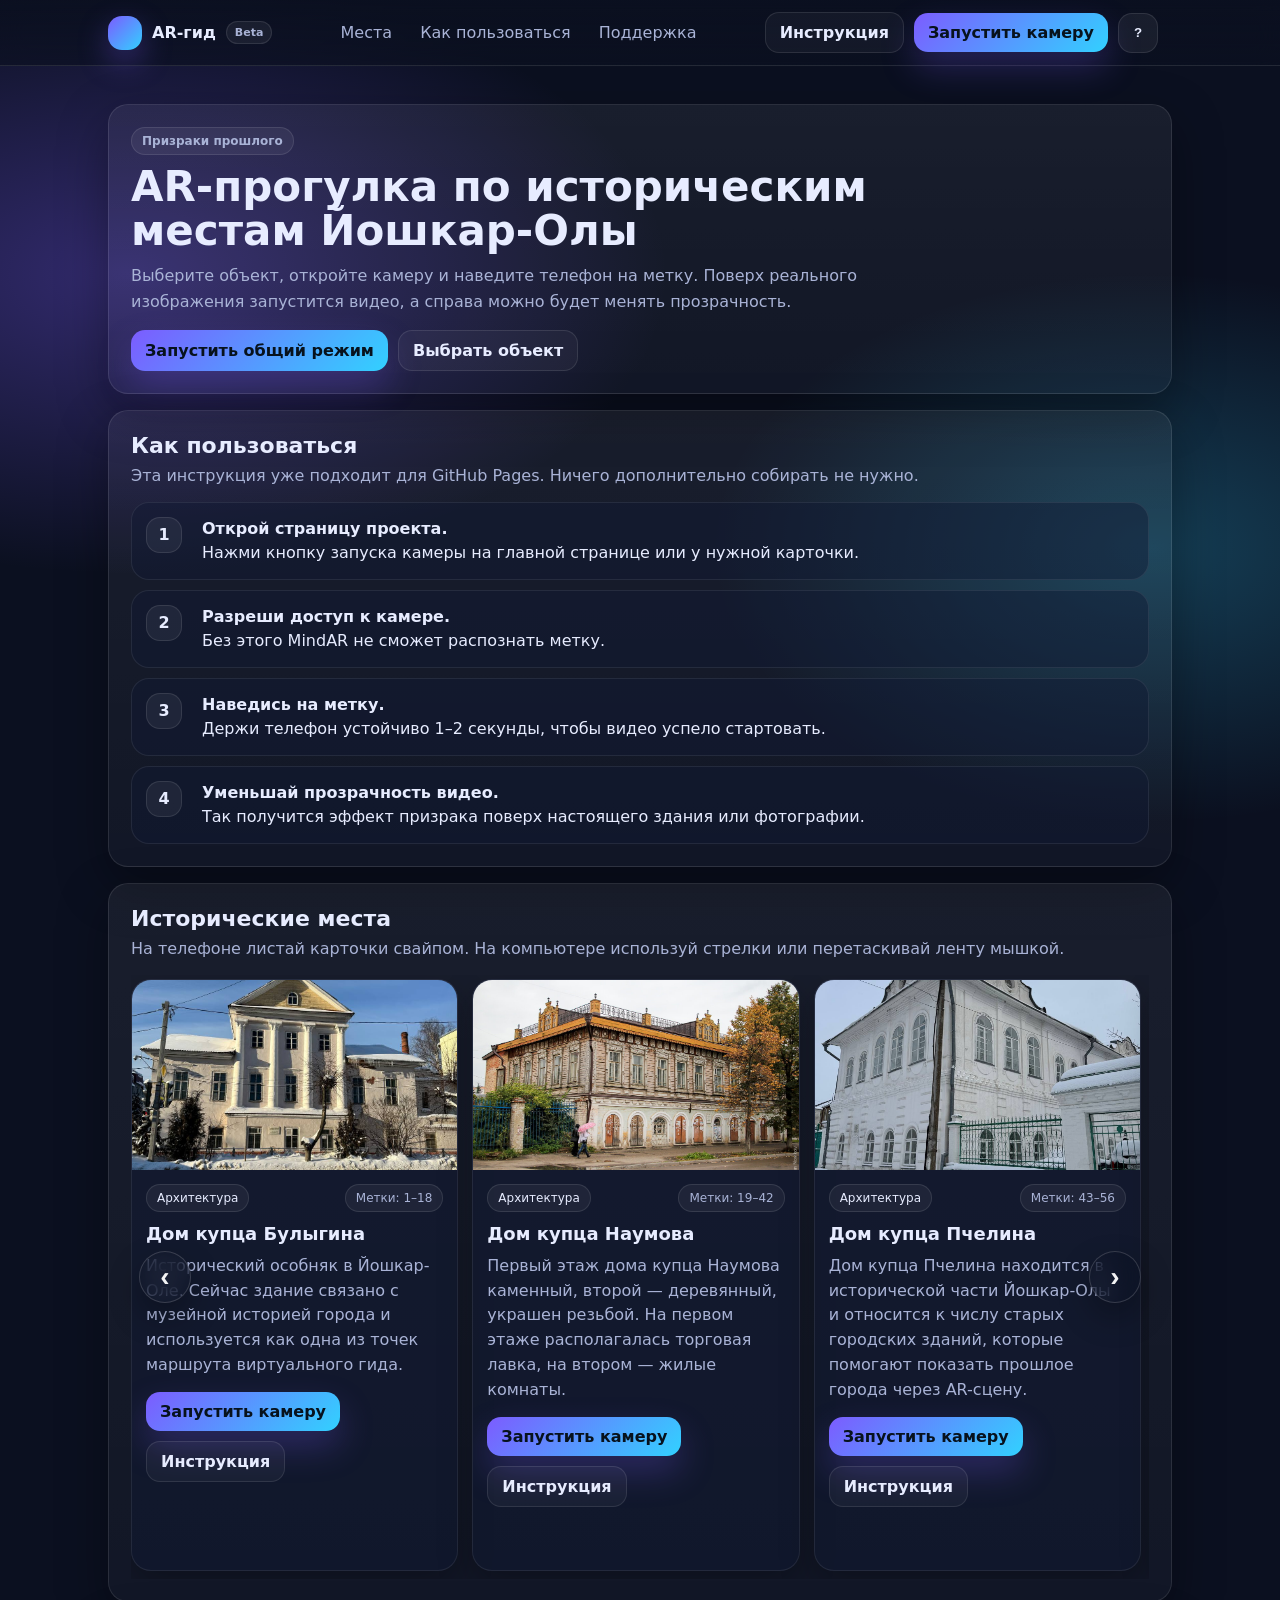
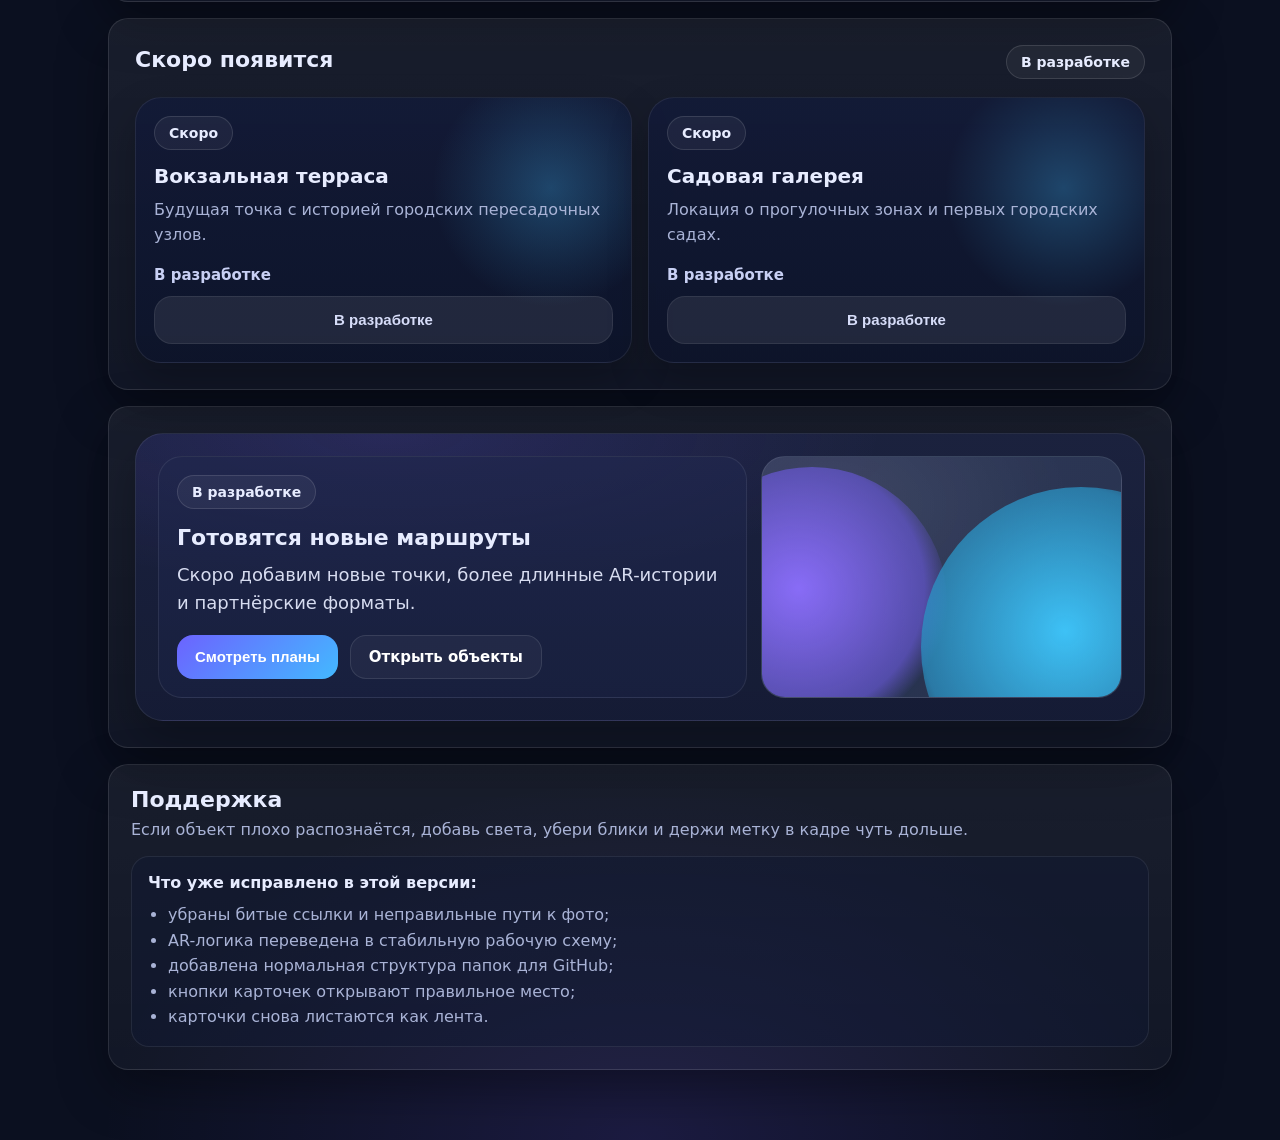
<file: index.html>
<!doctype html>
<html lang="ru">
<head>
  <meta charset="utf-8">
  <meta name="viewport" content="width=device-width, initial-scale=1">
  <title>AR-гид по Йошкар-Оле</title>
  <meta name="description" content="AR-гид по историческим местам Йошкар-Олы с видео поверх реального изображения.">
  <link rel="stylesheet" href="styles.css">
</head>
<body>
  <header class="topbar">
    <div class="topbar__inner">
      <a class="brand" href="index.html" aria-label="На главную">
        <span class="brand__logo" aria-hidden="true"></span>
        <span class="brand__text">AR-гид</span>
        <span class="brand__badge">Beta</span>
      </a>

      <nav class="nav" aria-label="Основная навигация">
        <a class="nav__link" href="#places">Места</a>
        <a class="nav__link" href="#how">Как пользоваться</a>
        <a class="nav__link" href="#support">Поддержка</a>
      </nav>

      <div class="actions">
        <a class="btn btn--ghost" href="#how">Инструкция</a>
        <a class="btn btn--primary" href="camera.html">Запустить камеру</a>
        <button class="iconbtn" type="button" aria-label="Справка" id="helpBtn">?</button>
      </div>

      <button class="burger" type="button" aria-label="Открыть меню" aria-expanded="false">
        <span></span><span></span><span></span>
      </button>
    </div>

    <div class="drawer" hidden>
      <a class="drawer__link" href="#places">Места</a>
      <a class="drawer__link" href="#how">Как пользоваться</a>
      <a class="drawer__link" href="#support">Поддержка</a>
      <div class="drawer__actions">
        <a class="btn btn--ghost" href="#how">Инструкция</a>
        <a class="btn btn--primary" href="camera.html">Запустить камеру</a>
      </div>
    </div>
  </header>

  <main class="wrap">
    <section class="panel hero">
      <p class="eyebrow">Призраки прошлого</p>
      <h1 class="hero__title">AR-прогулка по историческим местам Йошкар-Олы</h1>
      <p class="hero__text">
        Выберите объект, откройте камеру и наведите телефон на метку. Поверх реального изображения запустится видео, а справа можно будет менять прозрачность.
      </p>
      <div class="hero__actions">
        <a class="btn btn--primary" href="camera.html">Запустить общий режим</a>
        <a class="btn btn--ghost" href="#places">Выбрать объект</a>
      </div>
    </section>

    <section class="panel" id="how">
      <div class="sectionHead">
        <h2 class="section__title">Как пользоваться</h2>
        <p class="section__text">Эта инструкция уже подходит для GitHub Pages. Ничего дополнительно собирать не нужно.</p>
      </div>
      <ol class="steps">
        <li class="step"><span class="step__num">1</span><div><strong>Открой страницу проекта.</strong><br>Нажми кнопку запуска камеры на главной странице или у нужной карточки.</div></li>
        <li class="step"><span class="step__num">2</span><div><strong>Разреши доступ к камере.</strong><br>Без этого MindAR не сможет распознать метку.</div></li>
        <li class="step"><span class="step__num">3</span><div><strong>Наведись на метку.</strong><br>Держи телефон устойчиво 1–2 секунды, чтобы видео успело стартовать.</div></li>
        <li class="step"><span class="step__num">4</span><div><strong>Уменьшай прозрачность видео.</strong><br>Так получится эффект призрака поверх настоящего здания или фотографии.</div></li>
      </ol>
    </section>

    <section class="panel" id="places">
      <div class="sectionHead">
        <h2 class="section__title">Исторические места</h2>
        <p class="section__text">На телефоне листай карточки свайпом. На компьютере используй стрелки или перетаскивай ленту мышкой.</p>
      </div>

      <div class="placeCarousel">
        <button class="carouselBtn carouselBtn--prev" id="placesPrev" type="button" aria-label="Предыдущие карточки" hidden>&#8249;</button>
        <div class="placeGrid" id="placeGrid"></div>
        <button class="carouselBtn carouselBtn--next" id="placesNext" type="button" aria-label="Следующие карточки" hidden>&#8250;</button>
      </div>
    </section>

    <section class="panel soonSection" id="soon">
      <div class="soonSection__head">
        <h2 class="section__title">Скоро появится</h2>
        <span class="soonBadge">В разработке</span>
      </div>

      <div class="soonGrid">
        <article class="soonCard">
          <div class="soonCard__bg"></div>
          <div class="soonCard__content">
            <span class="soonCard__tag">Скоро</span>
            <h3 class="soonCard__title">Вокзальная терраса</h3>
            <p class="soonCard__text">
              Будущая точка с историей городских пересадочных узлов.
            </p>
            <div class="soonCard__status">В разработке</div>
            <button class="soonCard__button" type="button" disabled>В разработке</button>
          </div>
        </article>

        <article class="soonCard">
          <div class="soonCard__bg"></div>
          <div class="soonCard__content">
            <span class="soonCard__tag">Скоро</span>
            <h3 class="soonCard__title">Садовая галерея</h3>
            <p class="soonCard__text">
              Локация о прогулочных зонах и первых городских садах.
            </p>
            <div class="soonCard__status">В разработке</div>
            <button class="soonCard__button" type="button" disabled>В разработке</button>
          </div>
        </article>
      </div>
    </section>

    <section class="panel roadmapSection">
      <div class="roadmapCard">
        <div class="roadmapCard__left">
          <span class="roadmapCard__tag">В разработке</span>
          <h2 class="roadmapCard__title">Готовятся новые маршруты</h2>
          <p class="roadmapCard__text">
            Скоро добавим новые точки, более длинные AR-истории и партнёрские форматы.
          </p>

          <div class="roadmapCard__actions">
            <button class="roadmapBtn roadmapBtn--primary" type="button" disabled>Смотреть планы</button>
            <a class="roadmapBtn roadmapBtn--ghost" href="#places">Открыть объекты</a>
          </div>
        </div>

        <div class="roadmapCard__art" aria-hidden="true">
          <div class="roadmapShape roadmapShape--purple"></div>
          <div class="roadmapShape roadmapShape--blue"></div>
        </div>
      </div>
    </section>

    <section class="panel" id="support">
      <div class="sectionHead">
        <h2 class="section__title">Поддержка</h2>
        <p class="section__text">Если объект плохо распознаётся, добавь света, убери блики и держи метку в кадре чуть дольше.</p>
      </div>
      <div class="supportBox">
        <div>
          <strong>Что уже исправлено в этой версии:</strong>
          <ul class="supportList">
            <li>убраны битые ссылки и неправильные пути к фото;</li>
            <li>AR-логика переведена в стабильную рабочую схему;</li>
            <li>добавлена нормальная структура папок для GitHub;</li>
            <li>кнопки карточек открывают правильное место;</li>
            <li>карточки снова листаются как лента.</li>
          </ul>
        </div>
      </div>
    </section>
  </main>

  <script src="places.js"></script>
  <script src="header.js"></script>
  <script src="index.js"></script>
</body>
</html>
</file>
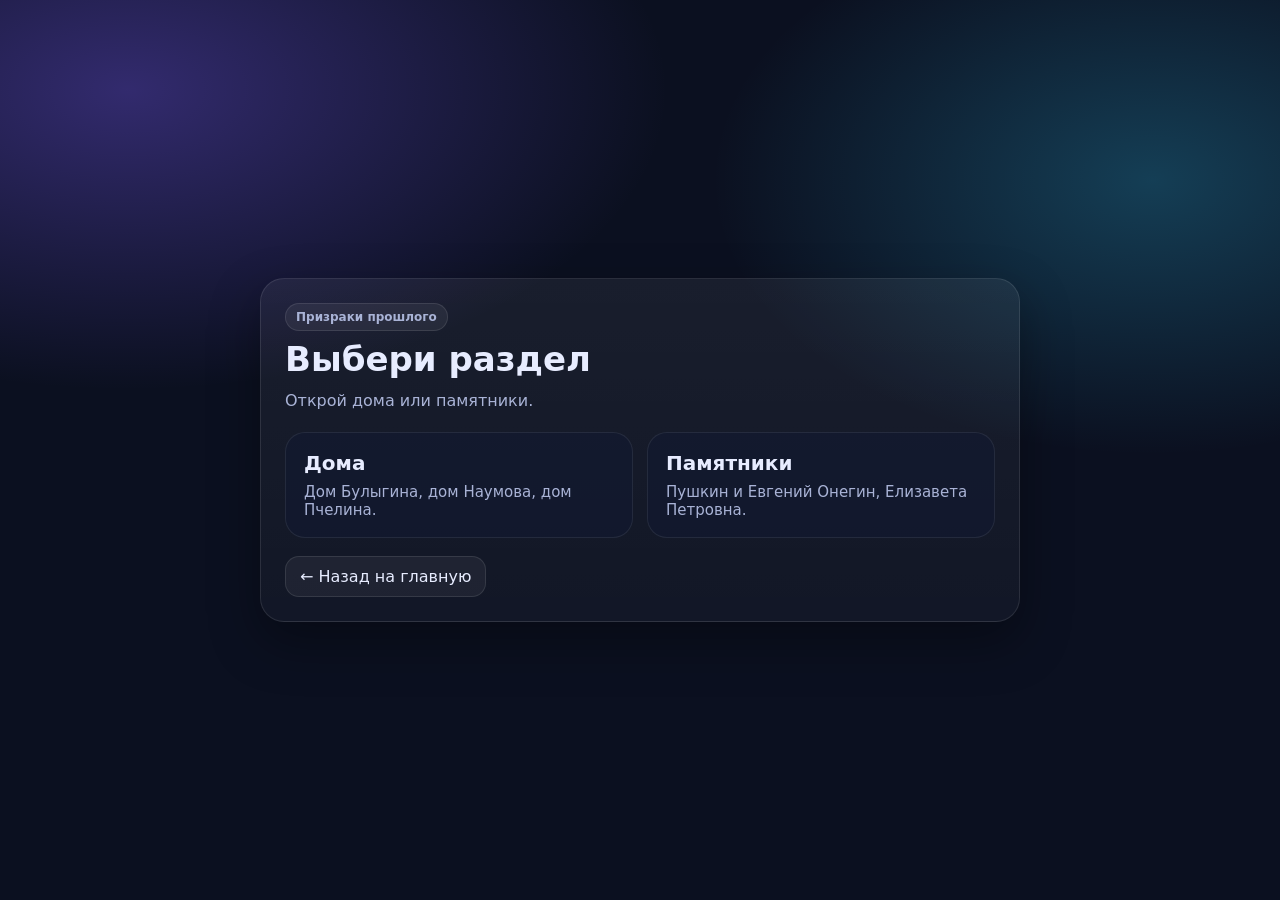
<file: camera.html>
<!DOCTYPE html>
<html lang="ru">
<head>
  <meta charset="utf-8">
  <title>AR — выбор раздела</title>
  <meta name="viewport" content="width=device-width, initial-scale=1">
  <style>
    :root{
      --bg:#0b1020;
      --text:#e7ecff;
      --muted:#a9b3d6;
      --stroke:rgba(255,255,255,.10);
      --accent:#7c5cff;
      --accent2:#32d1ff;
    }
    *{box-sizing:border-box;}
    body{
      margin:0;
      min-height:100vh;
      font-family:system-ui,-apple-system,Segoe UI,Roboto,Arial,sans-serif;
      color:var(--text);
      background:
        radial-gradient(900px 500px at 10% 10%, rgba(124,92,255,.35), transparent 60%),
        radial-gradient(800px 500px at 90% 20%, rgba(50,209,255,.24), transparent 55%),
        var(--bg);
      display:flex;
      align-items:center;
      justify-content:center;
      padding:20px;
    }
    .panel{
      width:min(760px, 100%);
      padding:24px;
      border-radius:24px;
      border:1px solid var(--stroke);
      background:linear-gradient(180deg, rgba(255,255,255,.06), rgba(255,255,255,.03));
      box-shadow:0 20px 50px rgba(0,0,0,.35);
    }
    .eyebrow{
      display:inline-flex;
      padding:6px 10px;
      border-radius:999px;
      background:rgba(255,255,255,.06);
      border:1px solid rgba(255,255,255,.10);
      color:var(--muted);
      font-size:12px;
      font-weight:800;
      margin-bottom:10px;
    }
    h1{
      margin:0 0 10px;
      font-size:34px;
      line-height:1.1;
    }
    p{
      margin:0 0 18px;
      color:var(--muted);
      line-height:1.6;
    }
    .grid{
      display:grid;
      grid-template-columns:repeat(2, minmax(0, 1fr));
      gap:14px;
      margin-top:16px;
    }
    .card{
      display:block;
      padding:18px;
      border-radius:20px;
      border:1px solid rgba(255,255,255,.08);
      background:rgba(17,26,51,.45);
      color:var(--text);
      text-decoration:none;
    }
    .card:hover{
      transform:translateY(-1px);
      filter:brightness(1.05);
    }
    .card__title{
      margin:0 0 8px;
      font-size:20px;
      font-weight:800;
    }
    .card__text{
      margin:0;
      font-size:15px;
      color:var(--muted);
    }
    .back{
      display:inline-flex;
      margin-top:18px;
      color:var(--text);
      text-decoration:none;
      padding:10px 14px;
      border-radius:14px;
      border:1px solid rgba(255,255,255,.10);
      background:rgba(255,255,255,.05);
    }
    @media (max-width:700px){
      h1{font-size:28px;}
      .grid{grid-template-columns:1fr;}
    }
  </style>
</head>
<body>
  <div class="panel">
    <div class="eyebrow">Призраки прошлого</div>
    <h1>Выбери раздел</h1>
    <p id="infoText">Открой дома или памятники.</p>

    <div class="grid" id="chooser">
      <a class="card" href="camera-homes.html">
        <div class="card__title">Дома</div>
        <div class="card__text">Дом Булыгина, дом Наумова, дом Пчелина.</div>
      </a>

      <a class="card" href="camera-monuments.html">
        <div class="card__title">Памятники</div>
        <div class="card__text">Пушкин и Евгений Онегин, Елизавета Петровна.</div>
      </a>
    </div>

    <a class="back" href="index.html">← Назад на главную</a>
  </div>

  <script src="places.js"></script>
  <script>
    (function () {
      const url = new URL(window.location.href);
      const placeSlug = url.searchParams.get("place") || "";
      const groupSlug = url.searchParams.get("group") || "";
      const infoText = document.getElementById("infoText");

      if (placeSlug) {
        const place = window.getPlaceBySlug(placeSlug);

        if (place && place.enabled) {
          if (place.group === "homes") {
            window.location.replace(`camera-homes.html?place=${encodeURIComponent(place.slug)}`);
            return;
          }

          if (place.group === "monuments") {
            window.location.replace(`camera-monuments.html?place=${encodeURIComponent(place.slug)}`);
            return;
          }
        }

        infoText.textContent = "Объект не найден. Выбери раздел вручную.";
        return;
      }

      if (groupSlug === "homes") {
        window.location.replace("camera-homes.html");
        return;
      }

      if (groupSlug === "monuments") {
        window.location.replace("camera-monuments.html");
        return;
      }
    })();
  </script>
</body>
</html>
</file>
<file: styles.css>
:root{
  --bg:#0b1020;
  --panel:#111a33;
  --panelSoft:rgba(255,255,255,.04);
  --text:#e7ecff;
  --muted:#a9b3d6;
  --stroke:rgba(255,255,255,.10);
  --accent:#7c5cff;
  --accent2:#32d1ff;
  --radius:20px;
  --shadow:0 18px 50px rgba(0,0,0,.35);
}

*{box-sizing:border-box;}
html{scroll-behavior:smooth;}
body{
  margin:0;
  font-family:system-ui,-apple-system,Segoe UI,Roboto,Arial,sans-serif;
  color:var(--text);
  background:
    radial-gradient(900px 500px at 10% 10%, rgba(124,92,255,.35), transparent 60%),
    radial-gradient(800px 500px at 90% 20%, rgba(50,209,255,.24), transparent 55%),
    radial-gradient(900px 600px at 50% 100%, rgba(124,92,255,.15), transparent 60%),
    var(--bg);
}
a{color:inherit;text-decoration:none;}
img{max-width:100%;}

.topbar{
  position:sticky;
  top:0;
  z-index:50;
  backdrop-filter:blur(12px);
  background:linear-gradient(180deg, rgba(11,16,32,.84), rgba(11,16,32,.62));
  border-bottom:1px solid var(--stroke);
}
.topbar__inner{
  max-width:1100px;
  margin:0 auto;
  padding:12px 18px;
  display:grid;
  grid-template-columns:auto 1fr auto auto;
  gap:14px;
  align-items:center;
}
.brand{display:flex;align-items:center;gap:10px;font-weight:800;white-space:nowrap;}
.brand__logo{
  width:34px;height:34px;border-radius:14px;
  background:linear-gradient(135deg,var(--accent),var(--accent2));
  box-shadow:0 12px 30px rgba(124,92,255,.35);
}
.brand__badge{
  padding:4px 8px;border-radius:999px;border:1px solid var(--stroke);
  background:rgba(255,255,255,.06);color:var(--muted);font-size:11px;
}
.nav{display:flex;justify-content:center;gap:6px;}
.nav__link,.footer__link{
  color:var(--muted);padding:8px 10px;border-radius:12px;border:1px solid transparent;
}
.nav__link:hover,.footer__link:hover{
  color:var(--text);
  background:rgba(255,255,255,.06);
  border-color:rgba(255,255,255,.08);
}
.actions{display:flex;align-items:center;gap:10px;justify-content:flex-end;}
.btn{
  display:inline-flex;align-items:center;justify-content:center;gap:8px;
  padding:10px 14px;border-radius:14px;border:1px solid var(--stroke);
  background:rgba(255,255,255,.06);color:var(--text);font-weight:700;cursor:pointer;
}
.btn:hover{filter:brightness(1.06);transform:translateY(-1px);}
.btn--primary{
  background:linear-gradient(135deg,var(--accent),var(--accent2));
  border:none;color:#07121d;box-shadow:0 16px 34px rgba(124,92,255,.25);
}
.btn--ghost{background:rgba(255,255,255,.04);}
.btn--disabled{
  background:rgba(255,255,255,.03);
  color:#7f8ab2;
  cursor:not-allowed;
}
.iconbtn,.burger{
  width:40px;height:40px;border-radius:14px;border:1px solid var(--stroke);
  background:rgba(255,255,255,.06);color:var(--text);cursor:pointer;
}
.iconbtn{font-weight:800;}
.burger{display:none;padding:10px;}
.burger span{
  display:block;height:2px;width:100%;
  background:rgba(231,236,255,.85);border-radius:99px;
}
.drawer{max-width:1100px;margin:0 auto;padding:0 18px 14px;}
.drawer__link{
  display:block;margin-top:8px;padding:12px;border-radius:14px;
  border:1px solid rgba(255,255,255,.08);background:rgba(255,255,255,.04);
}
.drawer__actions{display:flex;gap:10px;flex-wrap:wrap;margin-top:12px;}

.wrap{max-width:1100px;margin:0 auto;padding:22px 18px 70px;}
.panel{
  margin-top:16px;padding:22px;border-radius:var(--radius);border:1px solid var(--stroke);
  background:linear-gradient(180deg, rgba(255,255,255,.06), rgba(255,255,255,.03));
  box-shadow:var(--shadow);
}
.eyebrow{
  display:inline-flex;margin:0 0 10px;padding:6px 10px;border-radius:999px;
  background:rgba(255,255,255,.06);border:1px solid rgba(255,255,255,.10);
  color:var(--muted);font-size:12px;font-weight:800;
}
.hero__title{margin:0 0 10px;font-size:42px;line-height:1.05;max-width:800px;}
.hero__text{margin:0 0 16px;color:var(--muted);line-height:1.6;max-width:780px;}
.hero__actions{display:flex;gap:10px;flex-wrap:wrap;}
.sectionHead{margin-bottom:14px;}
.section__title{margin:0 0 6px;font-size:22px;}
.section__text{margin:0;color:var(--muted);line-height:1.5;}

.steps{
  list-style:none;
  padding:0;
  margin:0;
  display:grid;
  gap:10px;
}
.step{
  display:grid;
  grid-template-columns:44px 1fr;
  gap:12px;
  align-items:start;
  padding:14px;
  border-radius:18px;
  border:1px solid rgba(255,255,255,.08);
  background:rgba(17,26,51,.45);
  line-height:1.5;
}
.step__num{
  width:36px;height:36px;border-radius:14px;display:grid;place-items:center;font-weight:800;
  background:rgba(255,255,255,.06);border:1px solid rgba(255,255,255,.10);
}

/* ===== КАРУСЕЛЬ КАРТОЧЕК ===== */

.placeCarousel{
  position:relative;
}

.placeGrid{
  display:flex;
  gap:14px;
  overflow-x:auto;
  scroll-snap-type:x mandatory;
  scroll-behavior:smooth;
  padding:4px 4px 8px;
  -ms-overflow-style:none;
  scrollbar-width:none;
  cursor:grab;
}

.placeGrid::-webkit-scrollbar{
  display:none;
}

.placeGrid.isDragging{
  cursor:grabbing;
  scroll-behavior:auto;
  user-select:none;
}

.placeCard{
  flex:0 0 calc((100% - 28px) / 3);
  max-width:calc((100% - 28px) / 3);
  min-width:calc((100% - 28px) / 3);
  scroll-snap-align:start;
  overflow:hidden;
  border-radius:20px;
  border:1px solid rgba(255,255,255,.08);
  background:rgba(17,26,51,.45);
  box-shadow:0 14px 34px rgba(0,0,0,.25);
}

.placeCard__media{
  height:190px;
  background:rgba(255,255,255,.04);
}

.placeCard__img{
  width:100%;
  height:100%;
  object-fit:cover;
  display:block;
}

.placeCard__body{padding:14px;}
.placeCard__top{
  display:flex;
  justify-content:space-between;
  gap:10px;
  align-items:flex-start;
  margin-bottom:10px;
}
.placeCard__tag,.placeCard__meta{
  display:inline-flex;
  padding:6px 10px;
  border-radius:999px;
  font-size:12px;
  border:1px solid rgba(255,255,255,.10);
  background:rgba(255,255,255,.05);
}
.placeCard__tag{color:var(--text);}
.placeCard__meta{color:var(--muted);}
.placeCard__title{margin:0 0 8px;font-size:18px;line-height:1.3;}
.placeCard__desc{margin:0;color:var(--muted);line-height:1.55;min-height:96px;}
.placeCard__actions{display:flex;gap:10px;flex-wrap:wrap;margin-top:14px;}

.carouselBtn{
  position:absolute;
  top:50%;
  transform:translateY(-50%);
  z-index:3;
  width:52px;
  height:52px;
  border-radius:999px;
  border:1px solid rgba(255,255,255,.16);
  background:rgba(11,16,32,.36);
  backdrop-filter:blur(12px);
  color:rgba(255,255,255,.95);
  font-size:28px;
  font-weight:800;
  line-height:1;
  display:grid;
  place-items:center;
  cursor:pointer;
  box-shadow:0 14px 32px rgba(0,0,0,.28);
}

.carouselBtn:hover{
  background:rgba(255,255,255,.14);
}

.carouselBtn--prev{left:8px;}
.carouselBtn--next{right:8px;}

.carouselBtn[disabled]{
  opacity:.35;
  cursor:default;
}

/* ===== СКОРО ПОЯВИТСЯ ===== */

.soonSection{
  padding:26px;
}

.soonSection__head{
  display:flex;
  align-items:center;
  justify-content:space-between;
  gap:12px;
  margin-bottom:18px;
}

.soonBadge{
  display:inline-flex;
  align-items:center;
  justify-content:center;
  padding:8px 14px;
  border-radius:999px;
  border:1px solid rgba(255,255,255,.12);
  background:rgba(255,255,255,.05);
  color:var(--text);
  font-size:14px;
  font-weight:800;
}

.soonGrid{
  display:grid;
  grid-template-columns:repeat(2, minmax(0, 1fr));
  gap:16px;
}

.soonCard{
  position:relative;
  overflow:hidden;
  min-height:240px;
  border-radius:26px;
  border:1px solid rgba(255,255,255,.08);
  background:
    linear-gradient(180deg, rgba(18,26,56,.86), rgba(13,20,43,.88));
  box-shadow:0 18px 40px rgba(0,0,0,.24);
}

.soonCard__bg{
  position:absolute;
  top:-30px;
  right:-40px;
  width:240px;
  height:240px;
  border-radius:50%;
  background:radial-gradient(circle at 50% 50%, rgba(65,189,255,.28), rgba(65,189,255,.08) 48%, transparent 70%);
  pointer-events:none;
}

.soonCard__content{
  position:relative;
  z-index:1;
  height:100%;
  padding:18px;
  display:flex;
  flex-direction:column;
  border-radius:26px;
}

.soonCard__tag{
  align-self:flex-start;
  display:inline-flex;
  align-items:center;
  justify-content:center;
  padding:8px 14px;
  border-radius:999px;
  border:1px solid rgba(255,255,255,.12);
  background:rgba(255,255,255,.05);
  color:var(--text);
  font-size:14px;
  font-weight:800;
  margin-bottom:14px;
}

.soonCard__title{
  margin:0 0 10px;
  font-size:20px;
  line-height:1.2;
  color:var(--text);
}

.soonCard__text{
  margin:0 0 18px;
  color:var(--muted);
  line-height:1.55;
  font-size:16px;
  max-width:520px;
}

.soonCard__status{
  margin-top:auto;
  margin-bottom:12px;
  font-size:15px;
  font-weight:800;
  color:#c8d0f4;
}

.soonCard__button{
  width:100%;
  min-height:48px;
  border:none;
  border-radius:18px;
  background:rgba(255,255,255,.08);
  color:#d6dcf8;
  font-size:15px;
  font-weight:800;
  cursor:not-allowed;
  box-shadow:inset 0 0 0 1px rgba(255,255,255,.08);
}

/* ===== БОЛЬШОЙ БЛОК МАРШРУТОВ ===== */

.roadmapSection{
  padding:26px;
}

.roadmapCard{
  display:grid;
  grid-template-columns:minmax(0, 1.55fr) minmax(300px, .95fr);
  gap:14px;
  padding:22px;
  border-radius:28px;
  border:1px solid rgba(255,255,255,.08);
  background:
    radial-gradient(900px 280px at 25% 0%, rgba(124,92,255,.14), transparent 55%),
    linear-gradient(180deg, rgba(28,35,67,.82), rgba(22,29,56,.84));
  box-shadow:0 20px 46px rgba(0,0,0,.26);
}

.roadmapCard__left{
  min-height:230px;
  border-radius:24px;
  border:1px solid rgba(255,255,255,.08);
  background:linear-gradient(180deg, rgba(32,39,77,.72), rgba(25,33,65,.72));
  padding:18px;
  display:flex;
  flex-direction:column;
  justify-content:center;
}

.roadmapCard__tag{
  align-self:flex-start;
  display:inline-flex;
  align-items:center;
  justify-content:center;
  padding:8px 14px;
  border-radius:999px;
  border:1px solid rgba(255,255,255,.12);
  background:rgba(255,255,255,.05);
  color:var(--text);
  font-size:14px;
  font-weight:800;
  margin-bottom:16px;
}

.roadmapCard__title{
  margin:0 0 10px;
  font-size:22px;
  line-height:1.2;
  color:var(--text);
}

.roadmapCard__text{
  margin:0;
  color:var(--text);
  opacity:.92;
  font-size:18px;
  line-height:1.55;
  max-width:620px;
}

.roadmapCard__actions{
  display:flex;
  gap:12px;
  flex-wrap:wrap;
  margin-top:18px;
}

.roadmapBtn{
  display:inline-flex;
  align-items:center;
  justify-content:center;
  min-height:44px;
  padding:0 18px;
  border-radius:16px;
  font-size:15px;
  font-weight:800;
  text-decoration:none;
}

.roadmapBtn--primary{
  border:none;
  background:linear-gradient(135deg, #6c63ff, #43b9ff);
  color:#fff;
  cursor:not-allowed;
}

.roadmapBtn--ghost{
  border:1px solid rgba(255,255,255,.10);
  background:rgba(255,255,255,.04);
  color:#fff;
}

.roadmapCard__art{
  position:relative;
  overflow:hidden;
  min-height:230px;
  border-radius:24px;
  border:1px solid rgba(255,255,255,.08);
  background:
    radial-gradient(120% 120% at 20% 20%, rgba(255,255,255,.08), transparent 55%),
    linear-gradient(135deg, rgba(54,62,97,.75), rgba(44,60,86,.72));
}

.roadmapShape{
  position:absolute;
  border-radius:50%;
  filter:blur(.2px);
}

.roadmapShape--purple{
  width:270px;
  height:270px;
  left:-85px;
  top:10px;
  background:radial-gradient(circle at 45% 45%, rgba(141,111,255,.95), rgba(96,84,196,.78) 60%, rgba(96,84,196,0) 72%);
}

.roadmapShape--blue{
  width:320px;
  height:320px;
  right:-120px;
  bottom:-110px;
  background:radial-gradient(circle at 45% 45%, rgba(63,201,255,.95), rgba(43,145,194,.75) 58%, rgba(43,145,194,0) 72%);
}

.supportBox{
  padding:16px;
  border-radius:18px;
  border:1px solid rgba(255,255,255,.08);
  background:rgba(17,26,51,.45);
}
.supportList{
  margin:10px 0 0;
  padding-left:20px;
  color:var(--muted);
  line-height:1.6;
}

@media (max-width: 920px){
  .topbar__inner{grid-template-columns:auto 1fr auto;}
  .nav,.actions{display:none;}
  .burger{display:flex;align-items:center;justify-content:center;gap:4px;}

  .placeCard{
    flex:0 0 calc((100% - 14px) / 2);
    max-width:calc((100% - 14px) / 2);
    min-width:calc((100% - 14px) / 2);
  }

  .soonGrid{
    grid-template-columns:1fr;
  }

  .roadmapCard{
    grid-template-columns:1fr;
  }

  .roadmapCard__art{
    min-height:220px;
  }
}

@media (max-width: 700px){
  .hero__title{font-size:32px;}

  .placeGrid{
    cursor:auto;
    padding-bottom:6px;
  }

  .placeCard{
    flex:0 0 88%;
    max-width:420px;
    min-width:88%;
  }

  .carouselBtn{
    display:none !important;
  }

  .soonSection,
  .roadmapSection{
    padding:20px;
  }

  .soonSection__head{
    flex-direction:column;
    align-items:flex-start;
  }

  .soonCard{
    min-height:220px;
  }

  .soonCard__title{
    font-size:18px;
  }

  .soonCard__text{
    font-size:15px;
  }

  .roadmapCard{
    padding:14px;
    border-radius:24px;
  }

  .roadmapCard__left,
  .roadmapCard__art{
    min-height:auto;
  }

  .roadmapCard__title{
    font-size:20px;
  }

  .roadmapCard__text{
    font-size:16px;
  }

  .roadmapCard__actions{
    flex-direction:column;
    align-items:stretch;
  }

  .roadmapBtn{
    width:100%;
  }

  .roadmapCard__art{
    min-height:180px;
  }

  .roadmapShape--purple{
    width:220px;
    height:220px;
    left:-70px;
    top:10px;
  }

  .roadmapShape--blue{
    width:250px;
    height:250px;
    right:-90px;
    bottom:-90px;
  }
}
</file>
